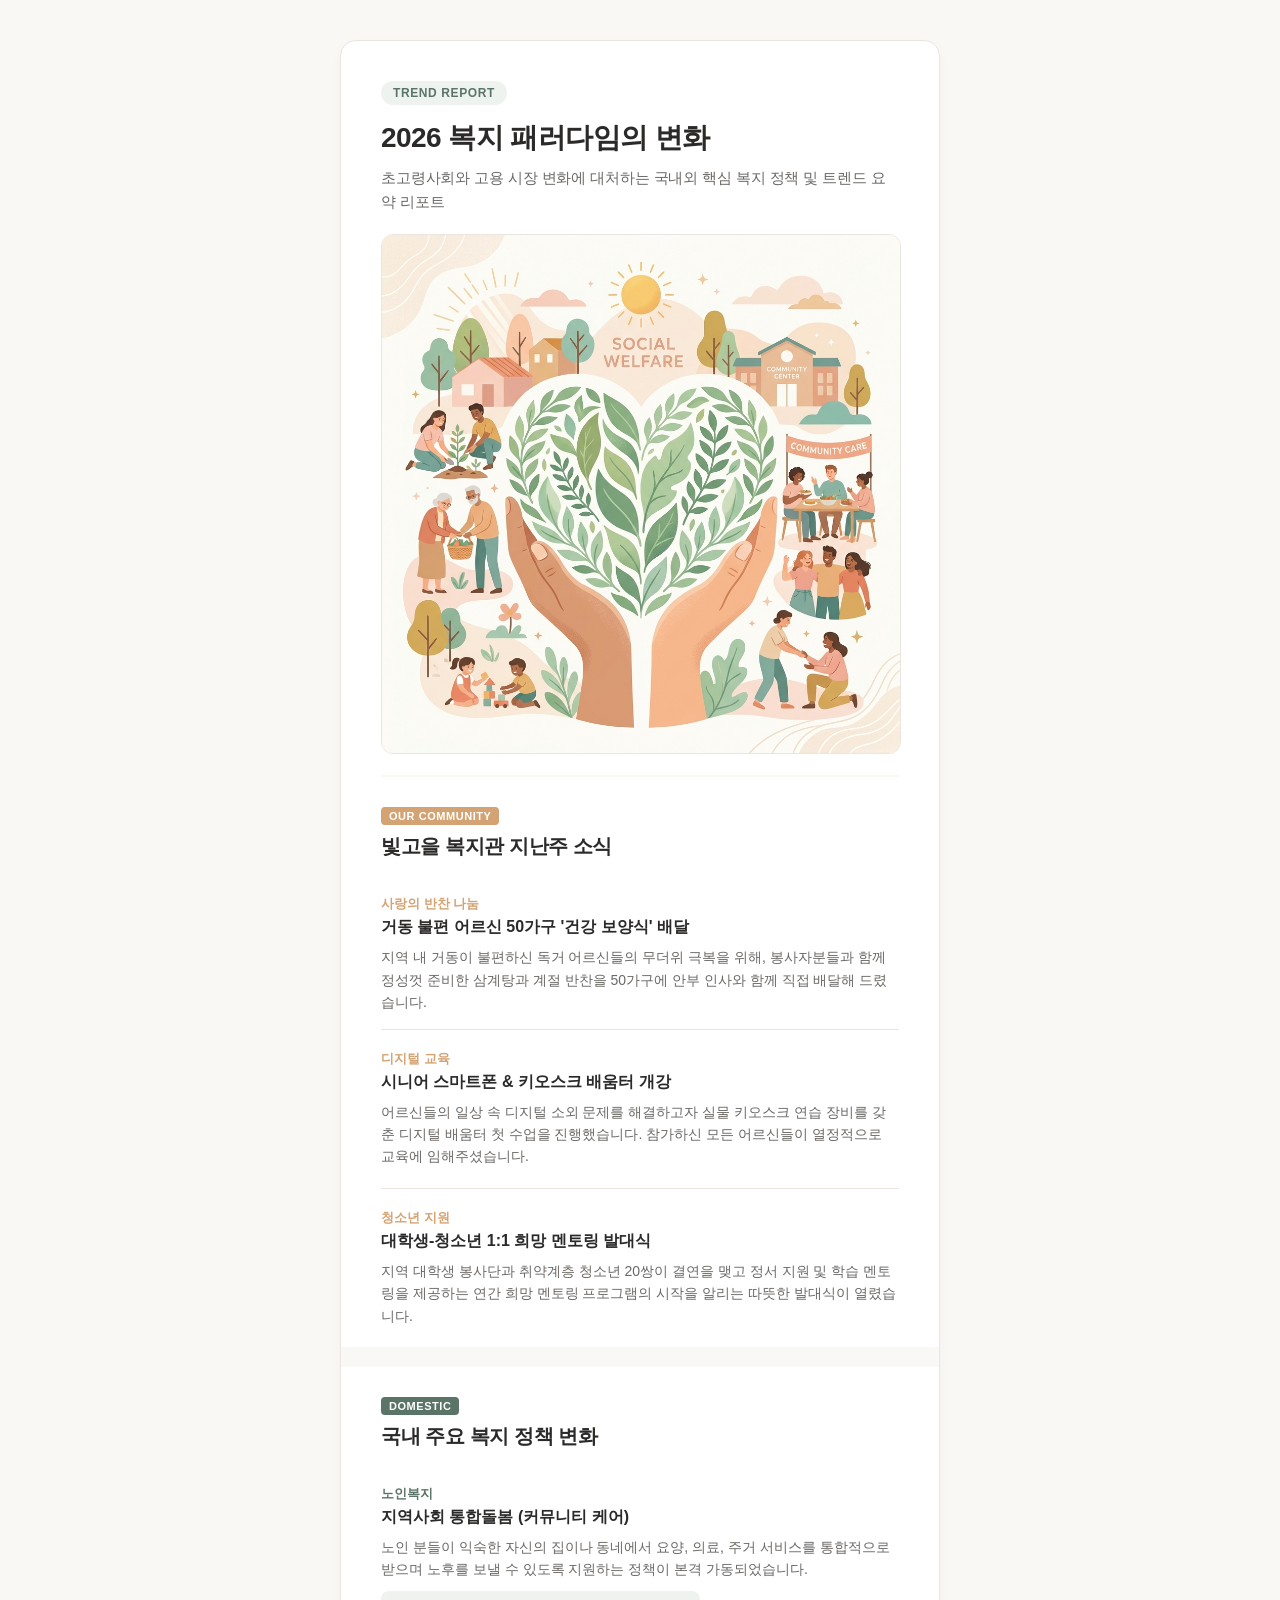
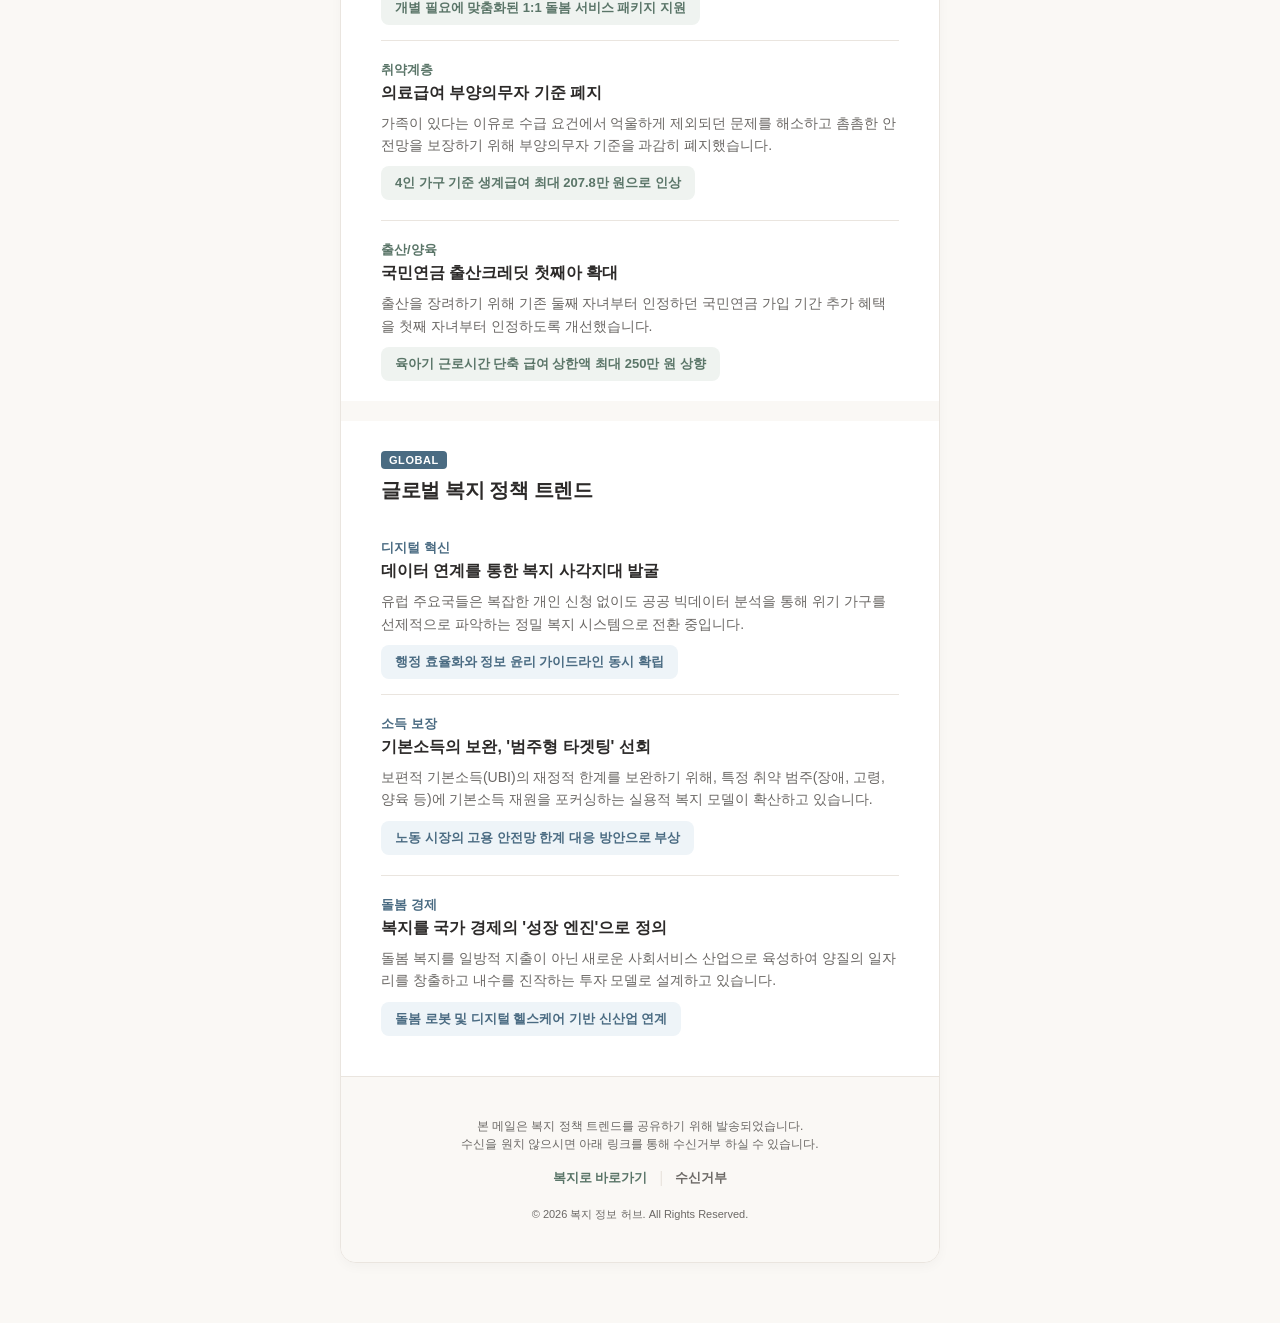
<file: welfare_newsletter.html>
<!DOCTYPE html PUBLIC "-//W3C//DTD XHTML 1.0 Transitional//EN" "http://www.w3.org/TR/xhtml1/DTD/xhtml1-transitional.dtd">
<html xmlns="http://www.w3.org/1999/xhtml" lang="ko">
<head>
    <meta http-equiv="Content-Type" content="text/html; charset=UTF-8" />
    <meta name="viewport" content="width=device-width, initial-scale=1.0" />
    <title>2026 국내외 복지 정책 및 트렌드 동향 뉴스레터</title>
</head>
<body style="margin: 0; padding: 0; background-color: #FAF8F5; font-family: -apple-system, BlinkMacSystemFont, 'Malgun Gothic', '맑은 고딕', helvetica, sans-serif; color: #2C2A29; -webkit-text-size-adjust: 100%; -ms-text-size-adjust: 100%;">
    <table border="0" cellpadding="0" cellspacing="0" width="100%" style="background-color: #FAF8F5; padding: 40px 10px 60px 10px;">
        <tr>
            <td align="center">
                <!-- 뉴스레터 메인 컨테이너 (이메일 클라이언트 표준 600px) -->
                <table border="0" cellpadding="0" cellspacing="0" width="600" style="background-color: #FFFFFF; border: 1px solid #EAE5DF; border-radius: 16px; overflow: hidden; box-shadow: 0 4px 12px rgba(44, 42, 41, 0.03);">
                    
                    <!-- 헤더 영역 -->
                    <tr>
                        <td style="padding: 40px 40px 20px 40px; text-align: left;">
                            <span style="display: inline-block; background-color: #EFF3F0; color: #5A7568; padding: 5px 12px; border-radius: 50px; font-size: 12px; font-weight: bold; letter-spacing: 0.05em; margin-bottom: 15px;">TREND REPORT</span>
                            <h1 style="font-size: 28px; font-weight: 800; line-height: 1.3; color: #2C2A29; margin: 0 0 10px 0; letter-spacing: -0.02em;">2026 복지 패러다임의 변화</h1>
                            <p style="font-size: 15px; line-height: 1.6; color: #6B6865; margin: 0; letter-spacing: -0.01em;">초고령사회와 고용 시장 변화에 대처하는 국내외 핵심 복지 정책 및 트렌드 요약 리포트</p>
                        </td>
                    </tr>

                    <!-- 히어로 이미지 영역 -->
                    <!-- ※ 참고: 이메일 발송 시 이미지 경로는 외부 웹서버에 업로드된 절대경로(예: https://yourdomain.com/welfare_hero.png)여야 수신자가 정상적으로 볼 수 있습니다. -->
                    <tr>
                        <td style="padding: 0 40px 20px 40px;">
                            <img src="./welfare_hero.png" alt="따뜻한 커뮤니티 케어 일러스트" width="520" style="display: block; width: 100%; max-width: 520px; height: auto; border-radius: 12px; border: 1px solid #EAE5DF;" />
                        </td>
                    </tr>

                    <!-- 구분선 -->
                    <tr>
                        <td style="padding: 0 40px;">
                            <table border="0" cellpadding="0" cellspacing="0" width="100%">
                                <tr>
                                    <td style="border-bottom: 2px solid #FAF8F5; height: 1px;"></td>
                                </tr>
                            </table>
                        </td>
                    </tr>

                    <!-- 복지관 소식 섹션 -->
                    <tr>
                        <td style="padding: 30px 40px 10px 40px;">
                            <table border="0" cellpadding="0" cellspacing="0" width="100%">
                                <tr>
                                    <td style="padding-bottom: 20px;">
                                        <table border="0" cellpadding="0" cellspacing="0" style="background-color: #D4A373; border-radius: 4px;">
                                            <tr>
                                                <td style="color: #FFFFFF; font-size: 11px; font-weight: 800; padding: 3px 8px; text-transform: uppercase; letter-spacing: 0.05em;">OUR COMMUNITY</td>
                                            </tr>
                                        </table>
                                        <h2 style="font-size: 20px; font-weight: 800; color: #2C2A29; margin: 8px 0 0 0; letter-spacing: -0.02em;">빛고을 복지관 지난주 소식</h2>
                                    </td>
                                </tr>
                                
                                <!-- 소식 1 -->
                                <tr>
                                    <td style="padding: 15px 0; border-bottom: 1px solid #EAE5DF;">
                                        <table border="0" cellpadding="0" cellspacing="0" width="100%">
                                            <tr>
                                                <td style="font-size: 13px; font-weight: 700; color: #D4A373; padding-bottom: 4px;">사랑의 반찬 나눔</td>
                                            </tr>
                                            <tr>
                                                <td style="font-size: 16px; font-weight: 800; color: #2C2A29; padding-bottom: 8px;">거동 불편 어르신 50가구 '건강 보양식' 배달</td>
                                            </tr>
                                            <tr>
                                                <td style="font-size: 14px; line-height: 1.6; color: #6B6865;">
                                                    지역 내 거동이 불편하신 독거 어르신들의 무더위 극복을 위해, 봉사자분들과 함께 정성껏 준비한 삼계탕과 계절 반찬을 50가구에 안부 인사와 함께 직접 배달해 드렸습니다.
                                                </td>
                                            </tr>
                                        </table>
                                    </td>
                                </tr>

                                <!-- 소식 2 -->
                                <tr>
                                    <td style="padding: 20px 0; border-bottom: 1px solid #EAE5DF;">
                                        <table border="0" cellpadding="0" cellspacing="0" width="100%">
                                            <tr>
                                                <td style="font-size: 13px; font-weight: 700; color: #D4A373; padding-bottom: 4px;">디지털 교육</td>
                                            </tr>
                                            <tr>
                                                <td style="font-size: 16px; font-weight: 800; color: #2C2A29; padding-bottom: 8px;">시니어 스마트폰 & 키오스크 배움터 개강</td>
                                            </tr>
                                            <tr>
                                                <td style="font-size: 14px; line-height: 1.6; color: #6B6865;">
                                                    어르신들의 일상 속 디지털 소외 문제를 해결하고자 실물 키오스크 연습 장비를 갖춘 디지털 배움터 첫 수업을 진행했습니다. 참가하신 모든 어르신들이 열정적으로 교육에 임해주셨습니다.
                                                </td>
                                            </tr>
                                        </table>
                                    </td>
                                </tr>

                                <!-- 소식 3 -->
                                <tr>
                                    <td style="padding: 20px 0 10px 0;">
                                        <table border="0" cellpadding="0" cellspacing="0" width="100%">
                                            <tr>
                                                <td style="font-size: 13px; font-weight: 700; color: #D4A373; padding-bottom: 4px;">청소년 지원</td>
                                            </tr>
                                            <tr>
                                                <td style="font-size: 16px; font-weight: 800; color: #2C2A29; padding-bottom: 8px;">대학생-청소년 1:1 희망 멘토링 발대식</td>
                                            </tr>
                                            <tr>
                                                <td style="font-size: 14px; line-height: 1.6; color: #6B6865;">
                                                    지역 대학생 봉사단과 취약계층 청소년 20쌍이 결연을 맺고 정서 지원 및 학습 멘토링을 제공하는 연간 희망 멘토링 프로그램의 시작을 알리는 따뜻한 발대식이 열렸습니다.
                                                </td>
                                            </tr>
                                        </table>
                                    </td>
                                </tr>
                            </table>
                        </td>
                    </tr>

                    <!-- 배경 분리 컬러 블록 (국내 섹션 전환용) -->
                    <tr>
                        <td style="height: 20px; background-color: #FAF8F5;"></td>
                    </tr>

                    <!-- 국내 복지 섹션 -->
                    <tr>
                        <td style="padding: 30px 40px 10px 40px;">
                            <table border="0" cellpadding="0" cellspacing="0" width="100%">
                                <tr>
                                    <td style="padding-bottom: 20px;">
                                        <table border="0" cellpadding="0" cellspacing="0" style="background-color: #5A7568; border-radius: 4px;">
                                            <tr>
                                                <td style="color: #FFFFFF; font-size: 11px; font-weight: 800; padding: 3px 8px; text-transform: uppercase; letter-spacing: 0.05em;">DOMESTIC</td>
                                            </tr>
                                        </table>
                                        <h2 style="font-size: 20px; font-weight: 800; color: #2C2A29; margin: 8px 0 0 0; letter-spacing: -0.02em;">국내 주요 복지 정책 변화</h2>
                                    </td>
                                </tr>
                                
                                <!-- 국내 정책 1 -->
                                <tr>
                                    <td style="padding: 15px 0; border-bottom: 1px solid #EAE5DF;">
                                        <table border="0" cellpadding="0" cellspacing="0" width="100%">
                                            <tr>
                                                <td style="font-size: 13px; font-weight: 700; color: #5A7568; padding-bottom: 4px;">노인복지</td>
                                            </tr>
                                            <tr>
                                                <td style="font-size: 16px; font-weight: 800; color: #2C2A29; padding-bottom: 8px;">지역사회 통합돌봄 (커뮤니티 케어)</td>
                                            </tr>
                                            <tr>
                                                <td style="font-size: 14px; line-height: 1.6; color: #6B6865; padding-bottom: 10px;">
                                                    노인 분들이 익숙한 자신의 집이나 동네에서 요양, 의료, 주거 서비스를 통합적으로 받으며 노후를 보낼 수 있도록 지원하는 정책이 본격 가동되었습니다.
                                                </td>
                                            </tr>
                                            <tr>
                                                <td>
                                                    <table border="0" cellpadding="0" cellspacing="0" style="background-color: #EFF3F0; border-radius: 8px;">
                                                        <tr>
                                                            <td style="font-size: 13px; font-weight: 600; color: #5A7568; padding: 8px 14px;">개별 필요에 맞춤화된 1:1 돌봄 서비스 패키지 지원</td>
                                                        </tr>
                                                    </table>
                                                </td>
                                            </tr>
                                        </table>
                                    </td>
                                </tr>

                                <!-- 국내 정책 2 -->
                                <tr>
                                    <td style="padding: 20px 0; border-bottom: 1px solid #EAE5DF;">
                                        <table border="0" cellpadding="0" cellspacing="0" width="100%">
                                            <tr>
                                                <td style="font-size: 13px; font-weight: 700; color: #5A7568; padding-bottom: 4px;">취약계층</td>
                                            </tr>
                                            <tr>
                                                <td style="font-size: 16px; font-weight: 800; color: #2C2A29; padding-bottom: 8px;">의료급여 부양의무자 기준 폐지</td>
                                            </tr>
                                            <tr>
                                                <td style="font-size: 14px; line-height: 1.6; color: #6B6865; padding-bottom: 10px;">
                                                    가족이 있다는 이유로 수급 요건에서 억울하게 제외되던 문제를 해소하고 촘촘한 안전망을 보장하기 위해 부양의무자 기준을 과감히 폐지했습니다.
                                                </td>
                                            </tr>
                                            <tr>
                                                <td>
                                                    <table border="0" cellpadding="0" cellspacing="0" style="background-color: #EFF3F0; border-radius: 8px;">
                                                        <tr>
                                                            <td style="font-size: 13px; font-weight: 600; color: #5A7568; padding: 8px 14px;">4인 가구 기준 생계급여 최대 207.8만 원으로 인상</td>
                                                        </tr>
                                                    </table>
                                                </td>
                                            </tr>
                                        </table>
                                    </td>
                                </tr>

                                <!-- 국내 정책 3 -->
                                <tr>
                                    <td style="padding: 20px 0 10px 0;">
                                        <table border="0" cellpadding="0" cellspacing="0" width="100%">
                                            <tr>
                                                <td style="font-size: 13px; font-weight: 700; color: #5A7568; padding-bottom: 4px;">출산/양육</td>
                                            </tr>
                                            <tr>
                                                <td style="font-size: 16px; font-weight: 800; color: #2C2A29; padding-bottom: 8px;">국민연금 출산크레딧 첫째아 확대</td>
                                            </tr>
                                            <tr>
                                                <td style="font-size: 14px; line-height: 1.6; color: #6B6865; padding-bottom: 10px;">
                                                    출산을 장려하기 위해 기존 둘째 자녀부터 인정하던 국민연금 가입 기간 추가 혜택을 첫째 자녀부터 인정하도록 개선했습니다.
                                                </td>
                                            </tr>
                                            <tr>
                                                <td>
                                                    <table border="0" cellpadding="0" cellspacing="0" style="background-color: #EFF3F0; border-radius: 8px;">
                                                        <tr>
                                                            <td style="font-size: 13px; font-weight: 600; color: #5A7568; padding: 8px 14px;">육아기 근로시간 단축 급여 상한액 최대 250만 원 상향</td>
                                                        </tr>
                                                    </table>
                                                </td>
                                            </tr>
                                        </table>
                                    </td>
                                </tr>
                            </table>
                        </td>
                    </tr>

                    <!-- 배경 분리 컬러 블록 (글로벌 섹션 전환용) -->
                    <tr>
                        <td style="height: 20px; background-color: #FAF8F5;"></td>
                    </tr>

                    <!-- 국외 복지 섹션 -->
                    <tr>
                        <td style="padding: 30px 40px 30px 40px; background-color: #FFFFFF;">
                            <table border="0" cellpadding="0" cellspacing="0" width="100%">
                                <tr>
                                    <td style="padding-bottom: 20px;">
                                        <table border="0" cellpadding="0" cellspacing="0" style="background-color: #4A6B82; border-radius: 4px;">
                                            <tr>
                                                <td style="color: #FFFFFF; font-size: 11px; font-weight: 800; padding: 3px 8px; text-transform: uppercase; letter-spacing: 0.05em;">GLOBAL</td>
                                            </tr>
                                        </table>
                                        <h2 style="font-size: 20px; font-weight: 800; color: #2C2A29; margin: 8px 0 0 0; letter-spacing: -0.02em;">글로벌 복지 정책 트렌드</h2>
                                    </td>
                                </tr>

                                <!-- 글로벌 1 -->
                                <tr>
                                    <td style="padding: 15px 0; border-bottom: 1px solid #EAE5DF;">
                                        <table border="0" cellpadding="0" cellspacing="0" width="100%">
                                            <tr>
                                                <td style="font-size: 13px; font-weight: 700; color: #4A6B82; padding-bottom: 4px;">디지털 혁신</td>
                                            </tr>
                                            <tr>
                                                <td style="font-size: 16px; font-weight: 800; color: #2C2A29; padding-bottom: 8px;">데이터 연계를 통한 복지 사각지대 발굴</td>
                                            </tr>
                                            <tr>
                                                <td style="font-size: 14px; line-height: 1.6; color: #6B6865; padding-bottom: 10px;">
                                                    유럽 주요국들은 복잡한 개인 신청 없이도 공공 빅데이터 분석을 통해 위기 가구를 선제적으로 파악하는 정밀 복지 시스템으로 전환 중입니다.
                                                </td>
                                            </tr>
                                            <tr>
                                                <td>
                                                    <table border="0" cellpadding="0" cellspacing="0" style="background-color: #EEF4F8; border-radius: 8px;">
                                                        <tr>
                                                            <td style="font-size: 13px; font-weight: 600; color: #4A6B82; padding: 8px 14px;">행정 효율화와 정보 윤리 가이드라인 동시 확립</td>
                                                        </tr>
                                                    </table>
                                                </td>
                                            </tr>
                                        </table>
                                    </td>
                                </tr>

                                <!-- 글로벌 2 -->
                                <tr>
                                    <td style="padding: 20px 0; border-bottom: 1px solid #EAE5DF;">
                                        <table border="0" cellpadding="0" cellspacing="0" width="100%">
                                            <tr>
                                                <td style="font-size: 13px; font-weight: 700; color: #4A6B82; padding-bottom: 4px;">소득 보장</td>
                                            </tr>
                                            <tr>
                                                <td style="font-size: 16px; font-weight: 800; color: #2C2A29; padding-bottom: 8px;">기본소득의 보완, '범주형 타겟팅' 선회</td>
                                            </tr>
                                            <tr>
                                                <td style="font-size: 14px; line-height: 1.6; color: #6B6865; padding-bottom: 10px;">
                                                    보편적 기본소득(UBI)의 재정적 한계를 보완하기 위해, 특정 취약 범주(장애, 고령, 양육 등)에 기본소득 재원을 포커싱하는 실용적 복지 모델이 확산하고 있습니다.
                                                </td>
                                            </tr>
                                            <tr>
                                                <td>
                                                    <table border="0" cellpadding="0" cellspacing="0" style="background-color: #EEF4F8; border-radius: 8px;">
                                                        <tr>
                                                            <td style="font-size: 13px; font-weight: 600; color: #4A6B82; padding: 8px 14px;">노동 시장의 고용 안전망 한계 대응 방안으로 부상</td>
                                                        </tr>
                                                    </table>
                                                </td>
                                            </tr>
                                        </table>
                                    </td>
                                </tr>

                                <!-- 글로벌 3 -->
                                <tr>
                                    <td style="padding: 20px 0 10px 0;">
                                        <table border="0" cellpadding="0" cellspacing="0" width="100%">
                                            <tr>
                                                <td style="font-size: 13px; font-weight: 700; color: #4A6B82; padding-bottom: 4px;">돌봄 경제</td>
                                            </tr>
                                            <tr>
                                                <td style="font-size: 16px; font-weight: 800; color: #2C2A29; padding-bottom: 8px;">복지를 국가 경제의 '성장 엔진'으로 정의</td>
                                            </tr>
                                            <tr>
                                                <td style="font-size: 14px; line-height: 1.6; color: #6B6865; padding-bottom: 10px;">
                                                    돌봄 복지를 일방적 지출이 아닌 새로운 사회서비스 산업으로 육성하여 양질의 일자리를 창출하고 내수를 진작하는 투자 모델로 설계하고 있습니다.
                                                </td>
                                            </tr>
                                            <tr>
                                                <td>
                                                    <table border="0" cellpadding="0" cellspacing="0" style="background-color: #EEF4F8; border-radius: 8px;">
                                                        <tr>
                                                            <td style="font-size: 13px; font-weight: 600; color: #4A6B82; padding: 8px 14px;">돌봄 로봇 및 디지털 헬스케어 기반 신산업 연계</td>
                                                        </tr>
                                                    </table>
                                                </td>
                                            </tr>
                                        </table>
                                    </td>
                                </tr>
                            </table>
                        </td>
                    </tr>

                    <!-- 푸터 영역 -->
                    <tr>
                        <td style="padding: 40px 40px; background-color: #FAF8F5; border-top: 1px solid #EAE5DF; text-align: center;">
                            <p style="font-size: 12px; color: #6B6865; margin: 0 0 12px 0; line-height: 1.5;">
                                본 메일은 복지 정책 트렌드를 공유하기 위해 발송되었습니다.<br />
                                수신을 원치 않으시면 아래 링크를 통해 수신거부 하실 수 있습니다.
                            </p>
                            <table border="0" cellpadding="0" cellspacing="0" align="center" style="margin-top: 16px;">
                                <tr>
                                    <td>
                                        <a href="https://www.bokjiro.go.kr" target="_blank" rel="noopener noreferrer" style="font-size: 13px; font-weight: bold; color: #5A7568; text-decoration: none;">복지로 바로가기</a>
                                    </td>
                                    <td style="padding: 0 12px; color: #EAE5DF;">|</td>
                                    <td>
                                        <a href="#" style="font-size: 13px; font-weight: bold; color: #6B6865; text-decoration: none;">수신거부</a>
                                    </td>
                                </tr>
                            </table>
                            <p style="font-size: 11px; color: #6B6865; margin: 20px 0 0 0;">© 2026 복지 정보 허브. All Rights Reserved.</p>
                        </td>
                    </tr>
                </table>
            </td>
        </tr>
    </table>
</body>
</html>
</file>
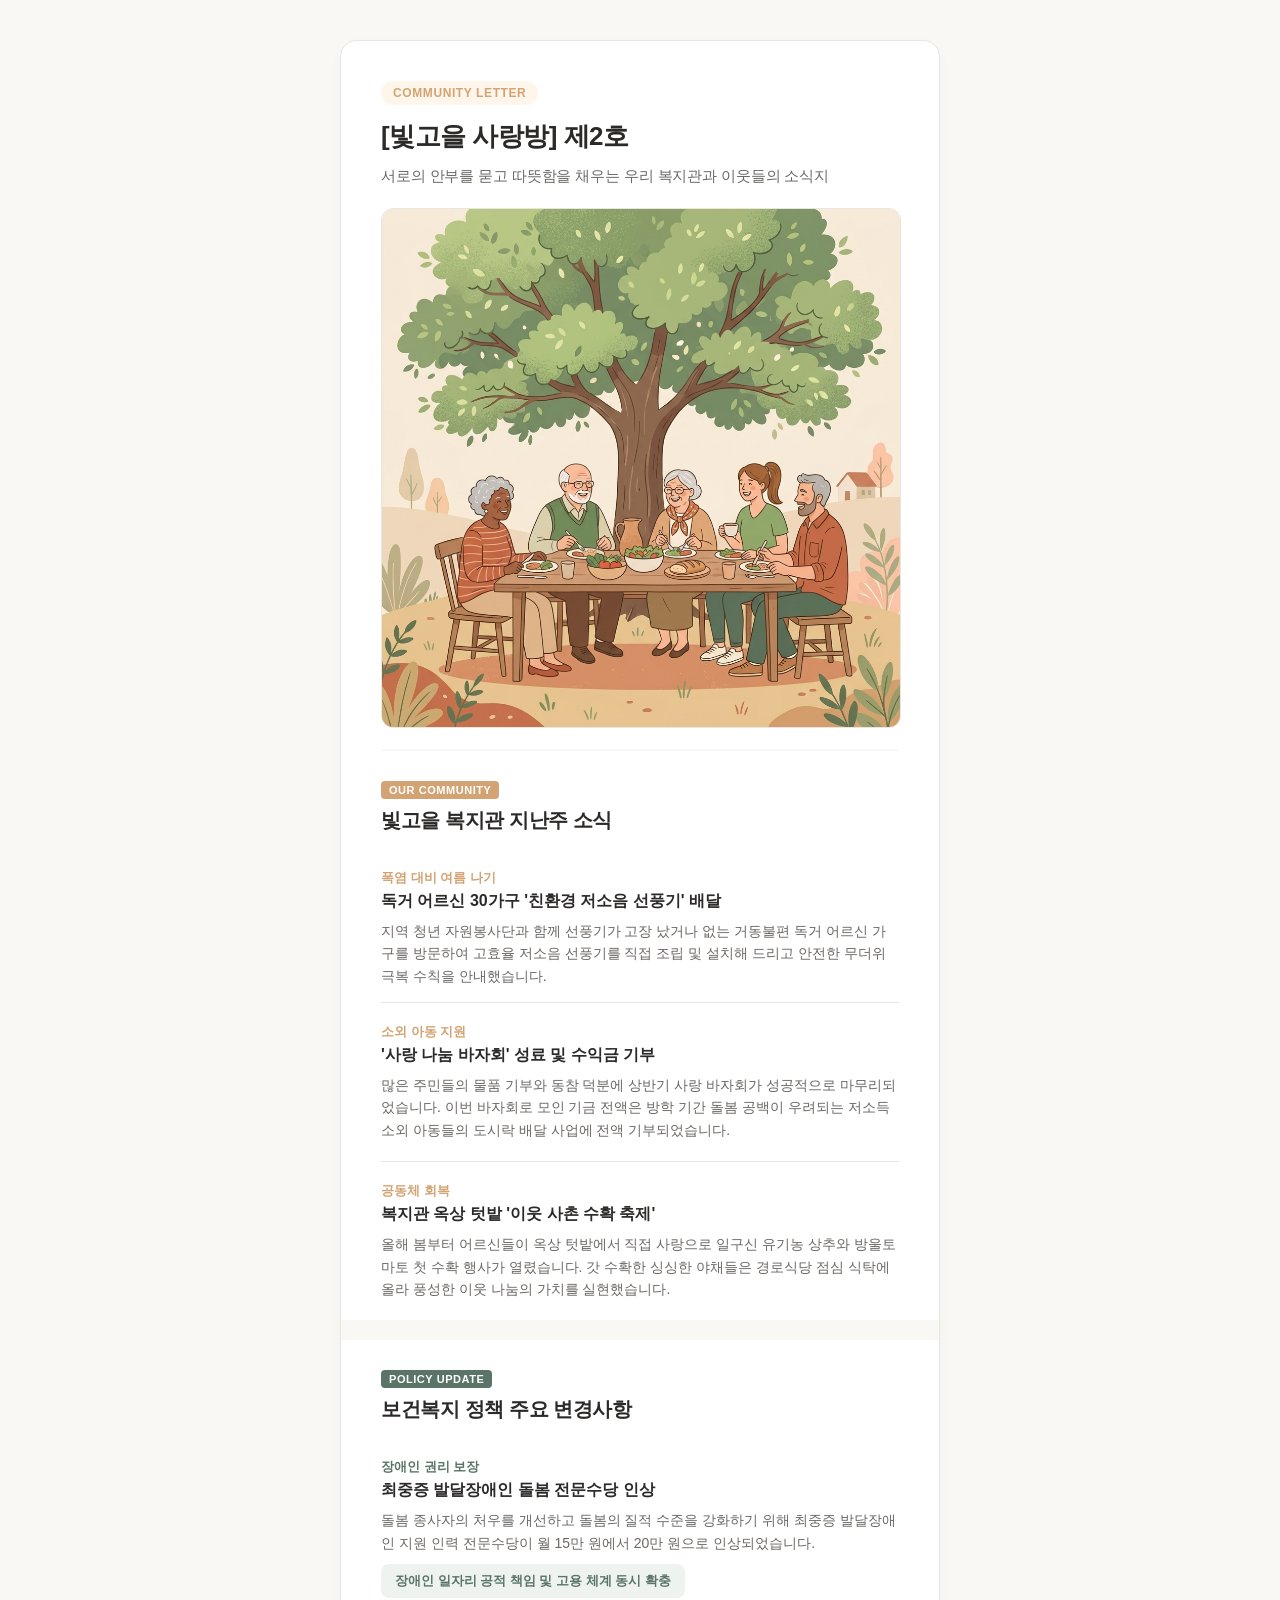
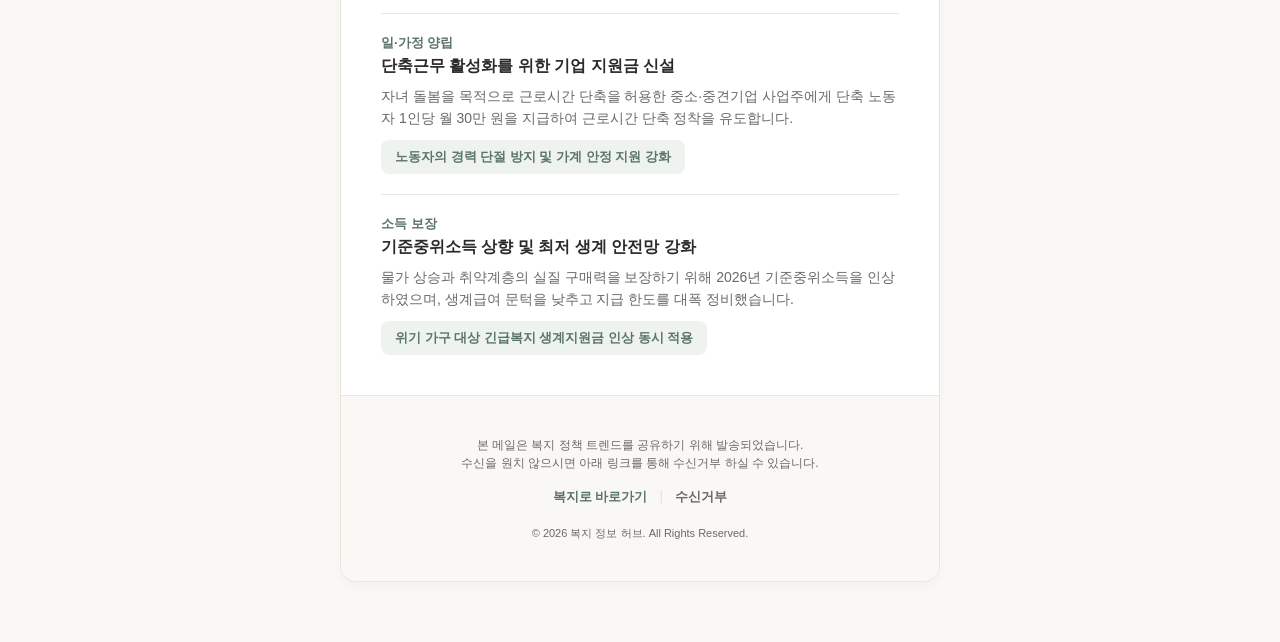
<file: welfare_newsletter_v2.html>
<!DOCTYPE html PUBLIC "-//W3C//DTD XHTML 1.0 Transitional//EN" "http://www.w3.org/TR/xhtml1/DTD/xhtml1-transitional.dtd">
<html xmlns="http://www.w3.org/1999/xhtml" lang="ko">
<head>
    <meta http-equiv="Content-Type" content="text/html; charset=UTF-8" />
    <meta name="viewport" content="width=device-width, initial-scale=1.0" />
    <title>[빛고을 사랑방] 제2호 - 함께 짓는 따뜻한 미소</title>
</head>
<body style="margin: 0; padding: 0; background-color: #FAF8F5; font-family: -apple-system, BlinkMacSystemFont, 'Malgun Gothic', '맑은 고딕', helvetica, sans-serif; color: #2C2A29; -webkit-text-size-adjust: 100%; -ms-text-size-adjust: 100%;">
    <table border="0" cellpadding="0" cellspacing="0" width="100%" style="background-color: #FAF8F5; padding: 40px 10px 60px 10px;">
        <tr>
            <td align="center">
                <!-- 뉴스레터 메인 컨테이너 (이메일 클라이언트 표준 600px) -->
                <table border="0" cellpadding="0" cellspacing="0" width="600" style="background-color: #FFFFFF; border: 1px solid #EAE5DF; border-radius: 16px; overflow: hidden; box-shadow: 0 4px 12px rgba(44, 42, 41, 0.03);">
                    
                    <!-- 헤더 영역 -->
                    <tr>
                        <td style="padding: 40px 40px 20px 40px; text-align: left;">
                            <span style="display: inline-block; background-color: #FEF6EB; color: #D4A373; padding: 5px 12px; border-radius: 50px; font-size: 12px; font-weight: bold; letter-spacing: 0.05em; margin-bottom: 15px;">COMMUNITY LETTER</span>
                            <h1 style="font-size: 26px; font-weight: 800; line-height: 1.3; color: #2C2A29; margin: 0 0 10px 0; letter-spacing: -0.02em;">[빛고을 사랑방] 제2호</h1>
                            <p style="font-size: 15px; line-height: 1.6; color: #6B6865; margin: 0; letter-spacing: -0.01em;">서로의 안부를 묻고 따뜻함을 채우는 우리 복지관과 이웃들의 소식지</p>
                        </td>
                    </tr>

                    <!-- 히어로 이미지 영역 -->
                    <tr>
                        <td style="padding: 0 40px 20px 40px;">
                            <img src="./welfare_hero_v2.png" alt="이웃과 따뜻한 식사를 나누는 모습 일러스트" width="520" style="display: block; width: 100%; max-width: 520px; height: auto; border-radius: 12px; border: 1px solid #EAE5DF;" />
                        </td>
                    </tr>

                    <!-- 구분선 -->
                    <tr>
                        <td style="padding: 0 40px;">
                            <table border="0" cellpadding="0" cellspacing="0" width="100%">
                                <tr>
                                    <td style="border-bottom: 2px solid #FAF8F5; height: 1px;"></td>
                                </tr>
                            </table>
                        </td>
                    </tr>

                    <!-- 복지관 소식 섹션 -->
                    <tr>
                        <td style="padding: 30px 40px 10px 40px;">
                            <table border="0" cellpadding="0" cellspacing="0" width="100%">
                                <tr>
                                    <td style="padding-bottom: 20px;">
                                        <table border="0" cellpadding="0" cellspacing="0" style="background-color: #D4A373; border-radius: 4px;">
                                            <tr>
                                                <td style="color: #FFFFFF; font-size: 11px; font-weight: 800; padding: 3px 8px; text-transform: uppercase; letter-spacing: 0.05em;">OUR COMMUNITY</td>
                                            </tr>
                                        </table>
                                        <h2 style="font-size: 20px; font-weight: 800; color: #2C2A29; margin: 8px 0 0 0; letter-spacing: -0.02em;">빛고을 복지관 지난주 소식</h2>
                                    </td>
                                </tr>
                                
                                <!-- 소식 1 -->
                                <tr>
                                    <td style="padding: 15px 0; border-bottom: 1px solid #EAE5DF;">
                                        <table border="0" cellpadding="0" cellspacing="0" width="100%">
                                            <tr>
                                                <td style="font-size: 13px; font-weight: 700; color: #D4A373; padding-bottom: 4px;">폭염 대비 여름 나기</td>
                                            </tr>
                                            <tr>
                                                <td style="font-size: 16px; font-weight: 800; color: #2C2A29; padding-bottom: 8px;">독거 어르신 30가구 '친환경 저소음 선풍기' 배달</td>
                                            </tr>
                                            <tr>
                                                <td style="font-size: 14px; line-height: 1.6; color: #6B6865;">
                                                    지역 청년 자원봉사단과 함께 선풍기가 고장 났거나 없는 거동불편 독거 어르신 가구를 방문하여 고효율 저소음 선풍기를 직접 조립 및 설치해 드리고 안전한 무더위 극복 수칙을 안내했습니다.
                                                </td>
                                            </tr>
                                        </table>
                                    </td>
                                </tr>

                                <!-- 소식 2 -->
                                <tr>
                                    <td style="padding: 20px 0; border-bottom: 1px solid #EAE5DF;">
                                        <table border="0" cellpadding="0" cellspacing="0" width="100%">
                                            <tr>
                                                <td style="font-size: 13px; font-weight: 700; color: #D4A373; padding-bottom: 4px;">소외 아동 지원</td>
                                            </tr>
                                            <tr>
                                                <td style="font-size: 16px; font-weight: 800; color: #2C2A29; padding-bottom: 8px;">'사랑 나눔 바자회' 성료 및 수익금 기부</td>
                                            </tr>
                                            <tr>
                                                <td style="font-size: 14px; line-height: 1.6; color: #6B6865;">
                                                    많은 주민들의 물품 기부와 동참 덕분에 상반기 사랑 바자회가 성공적으로 마무리되었습니다. 이번 바자회로 모인 기금 전액은 방학 기간 돌봄 공백이 우려되는 저소득 소외 아동들의 도시락 배달 사업에 전액 기부되었습니다.
                                                </td>
                                            </tr>
                                        </table>
                                    </td>
                                </tr>

                                <!-- 소식 3 -->
                                <tr>
                                    <td style="padding: 20px 0 10px 0;">
                                        <table border="0" cellpadding="0" cellspacing="0" width="100%">
                                            <tr>
                                                <td style="font-size: 13px; font-weight: 700; color: #D4A373; padding-bottom: 4px;">공동체 회복</td>
                                            </tr>
                                            <tr>
                                                <td style="font-size: 16px; font-weight: 800; color: #2C2A29; padding-bottom: 8px;">복지관 옥상 텃밭 '이웃 사촌 수확 축제'</td>
                                            </tr>
                                            <tr>
                                                <td style="font-size: 14px; line-height: 1.6; color: #6B6865;">
                                                    올해 봄부터 어르신들이 옥상 텃밭에서 직접 사랑으로 일구신 유기농 상추와 방울토마토 첫 수확 행사가 열렸습니다. 갓 수확한 싱싱한 야채들은 경로식당 점심 식탁에 올라 풍성한 이웃 나눔의 가치를 실현했습니다.
                                                </td>
                                            </tr>
                                        </table>
                                    </td>
                                </tr>
                            </table>
                        </td>
                    </tr>

                    <!-- 배경 분리 컬러 블록 (국내 섹션 전환용) -->
                    <tr>
                        <td style="height: 20px; background-color: #FAF8F5;"></td>
                    </tr>

                    <!-- 국내 복지 섹션 -->
                    <tr>
                        <td style="padding: 30px 40px 30px 40px; background-color: #FFFFFF;">
                            <table border="0" cellpadding="0" cellspacing="0" width="100%">
                                <tr>
                                    <td style="padding-bottom: 20px;">
                                        <table border="0" cellpadding="0" cellspacing="0" style="background-color: #5A7568; border-radius: 4px;">
                                            <tr>
                                                <td style="color: #FFFFFF; font-size: 11px; font-weight: 800; padding: 3px 8px; text-transform: uppercase; letter-spacing: 0.05em;">POLICY UPDATE</td>
                                            </tr>
                                        </table>
                                        <h2 style="font-size: 20px; font-weight: 800; color: #2C2A29; margin: 8px 0 0 0; letter-spacing: -0.02em;">보건복지 정책 주요 변경사항</h2>
                                    </td>
                                </tr>

                                <!-- 정책 1 -->
                                <tr>
                                    <td style="padding: 15px 0; border-bottom: 1px solid #EAE5DF;">
                                        <table border="0" cellpadding="0" cellspacing="0" width="100%">
                                            <tr>
                                                <td style="font-size: 13px; font-weight: 700; color: #5A7568; padding-bottom: 4px;">장애인 권리 보장</td>
                                            </tr>
                                            <tr>
                                                <td style="font-size: 16px; font-weight: 800; color: #2C2A29; padding-bottom: 8px;">최중증 발달장애인 돌봄 전문수당 인상</td>
                                            </tr>
                                            <tr>
                                                <td style="font-size: 14px; line-height: 1.6; color: #6B6865; padding-bottom: 10px;">
                                                    돌봄 종사자의 처우를 개선하고 돌봄의 질적 수준을 강화하기 위해 최중증 발달장애인 지원 인력 전문수당이 월 15만 원에서 20만 원으로 인상되었습니다.
                                                </td>
                                            </tr>
                                            <tr>
                                                <td>
                                                    <table border="0" cellpadding="0" cellspacing="0" style="background-color: #EFF3F0; border-radius: 8px;">
                                                        <tr>
                                                            <td style="font-size: 13px; font-weight: 600; color: #5A7568; padding: 8px 14px;">장애인 일자리 공적 책임 및 고용 체계 동시 확충</td>
                                                        </tr>
                                                    </table>
                                                </td>
                                            </tr>
                                        </table>
                                    </td>
                                </tr>

                                <!-- 정책 2 -->
                                <tr>
                                    <td style="padding: 20px 0; border-bottom: 1px solid #EAE5DF;">
                                        <table border="0" cellpadding="0" cellspacing="0" width="100%">
                                            <tr>
                                                <td style="font-size: 13px; font-weight: 700; color: #5A7568; padding-bottom: 4px;">일·가정 양립</td>
                                            </tr>
                                            <tr>
                                                <td style="font-size: 16px; font-weight: 800; color: #2C2A29; padding-bottom: 8px;">단축근무 활성화를 위한 기업 지원금 신설</td>
                                            </tr>
                                            <tr>
                                                <td style="font-size: 14px; line-height: 1.6; color: #6B6865; padding-bottom: 10px;">
                                                    자녀 돌봄을 목적으로 근로시간 단축을 허용한 중소·중견기업 사업주에게 단축 노동자 1인당 월 30만 원을 지급하여 근로시간 단축 정착을 유도합니다.
                                                </td>
                                            </tr>
                                            <tr>
                                                <td>
                                                    <table border="0" cellpadding="0" cellspacing="0" style="background-color: #EFF3F0; border-radius: 8px;">
                                                        <tr>
                                                            <td style="font-size: 13px; font-weight: 600; color: #5A7568; padding: 8px 14px;">노동자의 경력 단절 방지 및 가계 안정 지원 강화</td>
                                                        </tr>
                                                    </table>
                                                </td>
                                            </tr>
                                        </table>
                                    </td>
                                </tr>

                                <!-- 정책 3 -->
                                <tr>
                                    <td style="padding: 20px 0 10px 0;">
                                        <table border="0" cellpadding="0" cellspacing="0" width="100%">
                                            <tr>
                                                <td style="font-size: 13px; font-weight: 700; color: #5A7568; padding-bottom: 4px;">소득 보장</td>
                                            </tr>
                                            <tr>
                                                <td style="font-size: 16px; font-weight: 800; color: #2C2A29; padding-bottom: 8px;">기준중위소득 상향 및 최저 생계 안전망 강화</td>
                                            </tr>
                                            <tr>
                                                <td style="font-size: 14px; line-height: 1.6; color: #6B6865; padding-bottom: 10px;">
                                                    물가 상승과 취약계층의 실질 구매력을 보장하기 위해 2026년 기준중위소득을 인상하였으며, 생계급여 문턱을 낮추고 지급 한도를 대폭 정비했습니다.
                                                </td>
                                            </tr>
                                            <tr>
                                                <td>
                                                    <table border="0" cellpadding="0" cellspacing="0" style="background-color: #EFF3F0; border-radius: 8px;">
                                                        <tr>
                                                            <td style="font-size: 13px; font-weight: 600; color: #5A7568; padding: 8px 14px;">위기 가구 대상 긴급복지 생계지원금 인상 동시 적용</td>
                                                        </tr>
                                                    </table>
                                                </td>
                                            </tr>
                                        </table>
                                    </td>
                                </tr>
                            </table>
                        </td>
                    </tr>

                    <!-- 푸터 영역 -->
                    <tr>
                        <td style="padding: 40px 40px; background-color: #FAF8F5; border-top: 1px solid #EAE5DF; text-align: center;">
                            <p style="font-size: 12px; color: #6B6865; margin: 0 0 12px 0; line-height: 1.5;">
                                본 메일은 복지 정책 트렌드를 공유하기 위해 발송되었습니다.<br />
                                수신을 원치 않으시면 아래 링크를 통해 수신거부 하실 수 있습니다.
                            </p>
                            <table border="0" cellpadding="0" cellspacing="0" align="center" style="margin-top: 16px;">
                                <tr>
                                    <td>
                                        <a href="https://www.bokjiro.go.kr" target="_blank" rel="noopener noreferrer" style="font-size: 13px; font-weight: bold; color: #5A7568; text-decoration: none;">복지로 바로가기</a>
                                    </td>
                                    <td style="padding: 0 12px; color: #EAE5DF;">|</td>
                                    <td>
                                        <a href="#" style="font-size: 13px; font-weight: bold; color: #6B6865; text-decoration: none;">수신거부</a>
                                    </td>
                                </tr>
                            </table>
                            <p style="font-size: 11px; color: #6B6865; margin: 20px 0 0 0;">© 2026 복지 정보 허브. All Rights Reserved.</p>
                        </td>
                    </tr>
                </table>
            </td>
        </tr>
    </table>
</body>
</html>
</file>
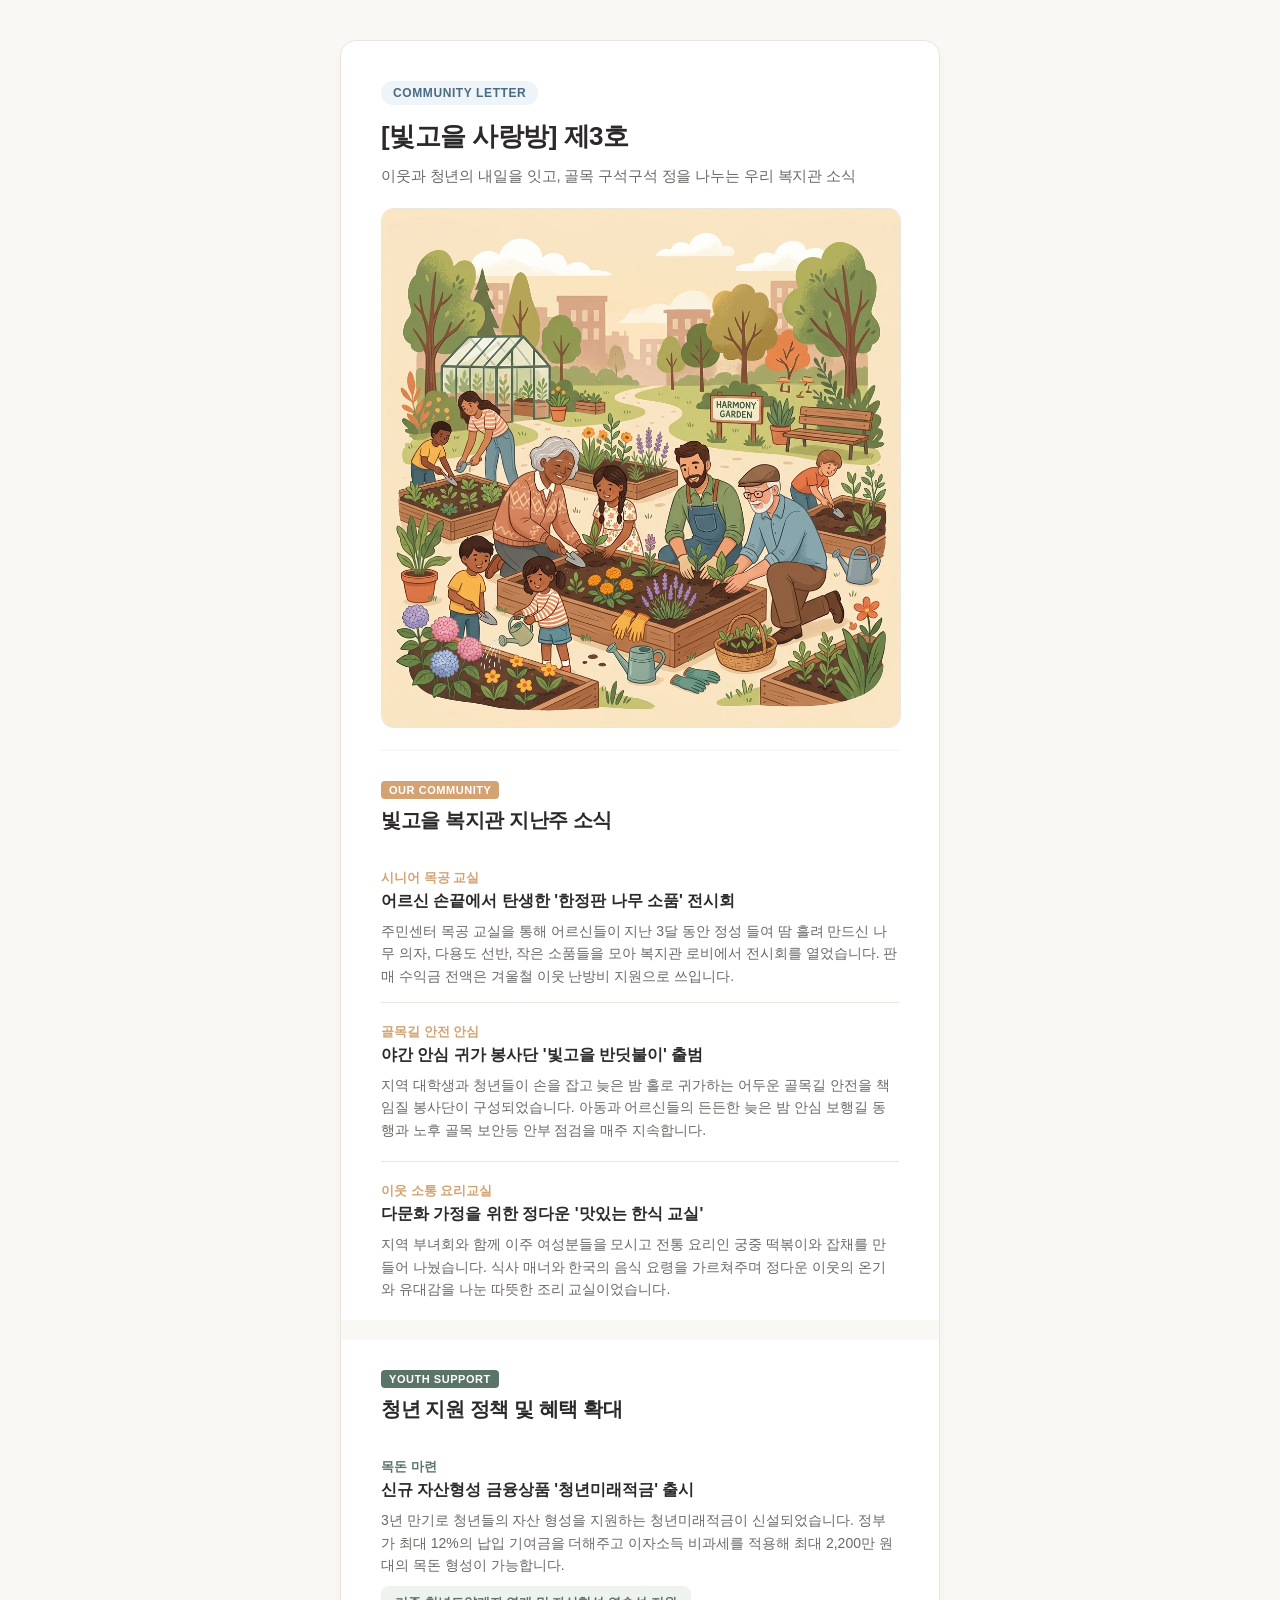
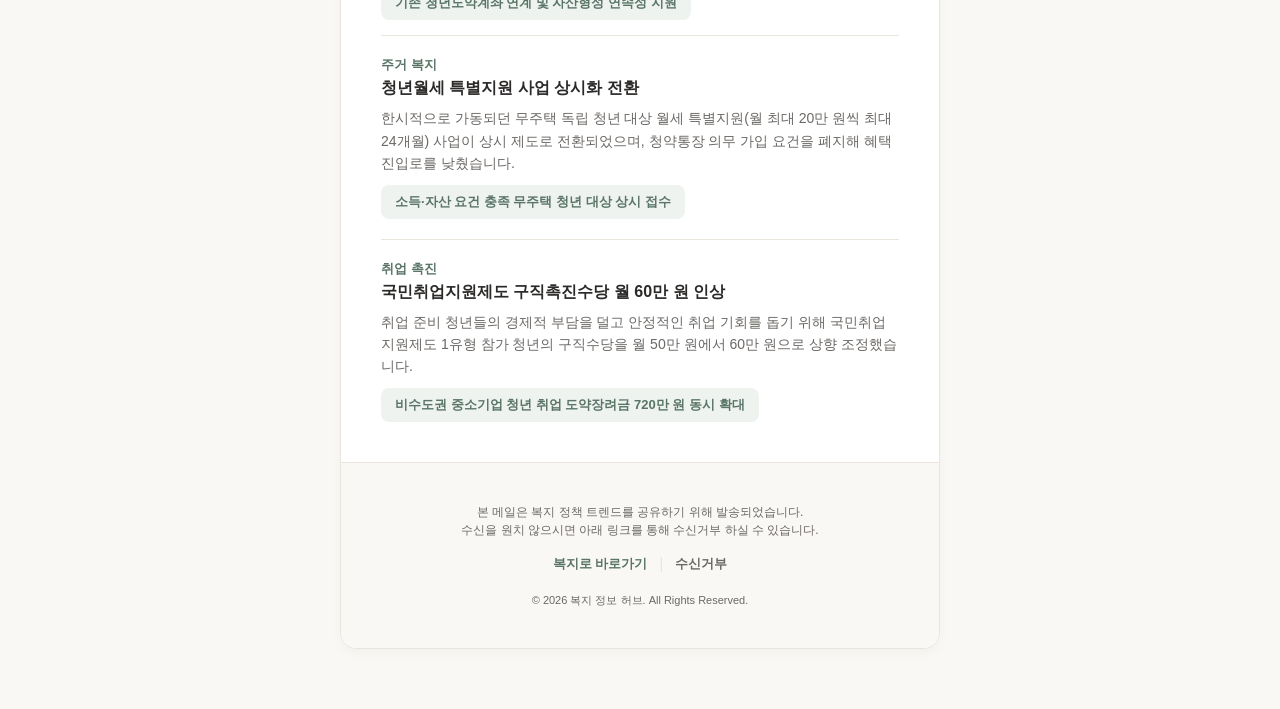
<file: welfare_newsletter_v3.html>
<!DOCTYPE html PUBLIC "-//W3C//DTD XHTML 1.0 Transitional//EN" "http://www.w3.org/TR/xhtml1/DTD/xhtml1-transitional.dtd">
<html xmlns="http://www.w3.org/1999/xhtml" lang="ko">
<head>
    <meta http-equiv="Content-Type" content="text/html; charset=UTF-8" />
    <meta name="viewport" content="width=device-width, initial-scale=1.0" />
    <title>[빛고을 사랑방] 제3호 - 청년의 내일, 이웃의 안심</title>
</head>
<body style="margin: 0; padding: 0; background-color: #FAF8F5; font-family: -apple-system, BlinkMacSystemFont, 'Malgun Gothic', '맑은 고딕', helvetica, sans-serif; color: #2C2A29; -webkit-text-size-adjust: 100%; -ms-text-size-adjust: 100%;">
    <table border="0" cellpadding="0" cellspacing="0" width="100%" style="background-color: #FAF8F5; padding: 40px 10px 60px 10px;">
        <tr>
            <td align="center">
                <!-- 뉴스레터 메인 컨테이너 (이메일 클라이언트 표준 600px) -->
                <table border="0" cellpadding="0" cellspacing="0" width="600" style="background-color: #FFFFFF; border: 1px solid #EAE5DF; border-radius: 16px; overflow: hidden; box-shadow: 0 4px 12px rgba(44, 42, 41, 0.03);">
                    
                    <!-- 헤더 영역 -->
                    <tr>
                        <td style="padding: 40px 40px 20px 40px; text-align: left;">
                            <span style="display: inline-block; background-color: #EEF4F8; color: #4A6B82; padding: 5px 12px; border-radius: 50px; font-size: 12px; font-weight: bold; letter-spacing: 0.05em; margin-bottom: 15px;">COMMUNITY LETTER</span>
                            <h1 style="font-size: 26px; font-weight: 800; line-height: 1.3; color: #2C2A29; margin: 0 0 10px 0; letter-spacing: -0.02em;">[빛고을 사랑방] 제3호</h1>
                            <p style="font-size: 15px; line-height: 1.6; color: #6B6865; margin: 0; letter-spacing: -0.01em;">이웃과 청년의 내일을 잇고, 골목 구석구석 정을 나누는 우리 복지관 소식</p>
                        </td>
                    </tr>

                    <!-- 히어로 이미지 영역 -->
                    <tr>
                        <td style="padding: 0 40px 20px 40px;">
                            <img src="./welfare_hero_v3.png" alt="마을 정원에서 다 함께 식물을 심으며 웃고 있는 다양한 세대 일러스트" width="520" style="display: block; width: 100%; max-width: 520px; height: auto; border-radius: 12px; border: 1px solid #EAE5DF;" />
                        </td>
                    </tr>

                    <!-- 구분선 -->
                    <tr>
                        <td style="padding: 0 40px;">
                            <table border="0" cellpadding="0" cellspacing="0" width="100%">
                                <tr>
                                    <td style="border-bottom: 2px solid #FAF8F5; height: 1px;"></td>
                                </tr>
                            </table>
                        </td>
                    </tr>

                    <!-- 복지관 소식 섹션 -->
                    <tr>
                        <td style="padding: 30px 40px 10px 40px;">
                            <table border="0" cellpadding="0" cellspacing="0" width="100%">
                                <tr>
                                    <td style="padding-bottom: 20px;">
                                        <table border="0" cellpadding="0" cellspacing="0" style="background-color: #D4A373; border-radius: 4px;">
                                            <tr>
                                                <td style="color: #FFFFFF; font-size: 11px; font-weight: 800; padding: 3px 8px; text-transform: uppercase; letter-spacing: 0.05em;">OUR COMMUNITY</td>
                                            </tr>
                                        </table>
                                        <h2 style="font-size: 20px; font-weight: 800; color: #2C2A29; margin: 8px 0 0 0; letter-spacing: -0.02em;">빛고을 복지관 지난주 소식</h2>
                                    </td>
                                </tr>
                                
                                <!-- 소식 1 -->
                                <tr>
                                    <td style="padding: 15px 0; border-bottom: 1px solid #EAE5DF;">
                                        <table border="0" cellpadding="0" cellspacing="0" width="100%">
                                            <tr>
                                                <td style="font-size: 13px; font-weight: 700; color: #D4A373; padding-bottom: 4px;">시니어 목공 교실</td>
                                            </tr>
                                            <tr>
                                                <td style="font-size: 16px; font-weight: 800; color: #2C2A29; padding-bottom: 8px;">어르신 손끝에서 탄생한 '한정판 나무 소품' 전시회</td>
                                            </tr>
                                            <tr>
                                                <td style="font-size: 14px; line-height: 1.6; color: #6B6865;">
                                                    주민센터 목공 교실을 통해 어르신들이 지난 3달 동안 정성 들여 땀 흘려 만드신 나무 의자, 다용도 선반, 작은 소품들을 모아 복지관 로비에서 전시회를 열었습니다. 판매 수익금 전액은 겨울철 이웃 난방비 지원으로 쓰입니다.
                                                </td>
                                            </tr>
                                        </table>
                                    </td>
                                </tr>

                                <!-- 소식 2 -->
                                <tr>
                                    <td style="padding: 20px 0; border-bottom: 1px solid #EAE5DF;">
                                        <table border="0" cellpadding="0" cellspacing="0" width="100%">
                                            <tr>
                                                <td style="font-size: 13px; font-weight: 700; color: #D4A373; padding-bottom: 4px;">골목길 안전 안심</td>
                                            </tr>
                                            <tr>
                                                <td style="font-size: 16px; font-weight: 800; color: #2C2A29; padding-bottom: 8px;">야간 안심 귀가 봉사단 '빛고을 반딧불이' 출범</td>
                                            </tr>
                                            <tr>
                                                <td style="font-size: 14px; line-height: 1.6; color: #6B6865;">
                                                    지역 대학생과 청년들이 손을 잡고 늦은 밤 홀로 귀가하는 어두운 골목길 안전을 책임질 봉사단이 구성되었습니다. 아동과 어르신들의 든든한 늦은 밤 안심 보행길 동행과 노후 골목 보안등 안부 점검을 매주 지속합니다.
                                                </td>
                                            </tr>
                                        </table>
                                    </td>
                                </tr>

                                <!-- 소식 3 -->
                                <tr>
                                    <td style="padding: 20px 0 10px 0;">
                                        <table border="0" cellpadding="0" cellspacing="0" width="100%">
                                            <tr>
                                                <td style="font-size: 13px; font-weight: 700; color: #D4A373; padding-bottom: 4px;">이웃 소통 요리교실</td>
                                            </tr>
                                            <tr>
                                                <td style="font-size: 16px; font-weight: 800; color: #2C2A29; padding-bottom: 8px;">다문화 가정을 위한 정다운 '맛있는 한식 교실'</td>
                                            </tr>
                                            <tr>
                                                <td style="font-size: 14px; line-height: 1.6; color: #6B6865;">
                                                    지역 부녀회와 함께 이주 여성분들을 모시고 전통 요리인 궁중 떡볶이와 잡채를 만들어 나눴습니다. 식사 매너와 한국의 음식 요령을 가르쳐주며 정다운 이웃의 온기와 유대감을 나눈 따뜻한 조리 교실이었습니다.
                                                </td>
                                            </tr>
                                        </table>
                                    </td>
                                </tr>
                            </table>
                        </td>
                    </tr>

                    <!-- 배경 분리 컬러 블록 (국내 섹션 전환용) -->
                    <tr>
                        <td style="height: 20px; background-color: #FAF8F5;"></td>
                    </tr>

                    <!-- 국내 복지 섹션 -->
                    <tr>
                        <td style="padding: 30px 40px 30px 40px; background-color: #FFFFFF;">
                            <table border="0" cellpadding="0" cellspacing="0" width="100%">
                                <tr>
                                    <td style="padding-bottom: 20px;">
                                        <table border="0" cellpadding="0" cellspacing="0" style="background-color: #5A7568; border-radius: 4px;">
                                            <tr>
                                                <td style="color: #FFFFFF; font-size: 11px; font-weight: 800; padding: 3px 8px; text-transform: uppercase; letter-spacing: 0.05em;">YOUTH SUPPORT</td>
                                            </tr>
                                        </table>
                                        <h2 style="font-size: 20px; font-weight: 800; color: #2C2A29; margin: 8px 0 0 0; letter-spacing: -0.02em;">청년 지원 정책 및 혜택 확대</h2>
                                    </td>
                                </tr>

                                <!-- 정책 1 -->
                                <tr>
                                    <td style="padding: 15px 0; border-bottom: 1px solid #EAE5DF;">
                                        <table border="0" cellpadding="0" cellspacing="0" width="100%">
                                            <tr>
                                                <td style="font-size: 13px; font-weight: 700; color: #5A7568; padding-bottom: 4px;">목돈 마련</td>
                                            </tr>
                                            <tr>
                                                <td style="font-size: 16px; font-weight: 800; color: #2C2A29; padding-bottom: 8px;">신규 자산형성 금융상품 '청년미래적금' 출시</td>
                                            </tr>
                                            <tr>
                                                <td style="font-size: 14px; line-height: 1.6; color: #6B6865; padding-bottom: 10px;">
                                                    3년 만기로 청년들의 자산 형성을 지원하는 청년미래적금이 신설되었습니다. 정부가 최대 12%의 납입 기여금을 더해주고 이자소득 비과세를 적용해 최대 2,200만 원대의 목돈 형성이 가능합니다.
                                                </td>
                                            </tr>
                                            <tr>
                                                <td>
                                                    <table border="0" cellpadding="0" cellspacing="0" style="background-color: #EFF3F0; border-radius: 8px;">
                                                        <tr>
                                                            <td style="font-size: 13px; font-weight: 600; color: #5A7568; padding: 8px 14px;">기존 청년도약계좌 연계 및 자산형성 연속성 지원</td>
                                                        </tr>
                                                    </table>
                                                </td>
                                            </tr>
                                        </table>
                                    </td>
                                </tr>

                                <!-- 정책 2 -->
                                <tr>
                                    <td style="padding: 20px 0; border-bottom: 1px solid #EAE5DF;">
                                        <table border="0" cellpadding="0" cellspacing="0" width="100%">
                                            <tr>
                                                <td style="font-size: 13px; font-weight: 700; color: #5A7568; padding-bottom: 4px;">주거 복지</td>
                                            </tr>
                                            <tr>
                                                <td style="font-size: 16px; font-weight: 800; color: #2C2A29; padding-bottom: 8px;">청년월세 특별지원 사업 상시화 전환</td>
                                            </tr>
                                            <tr>
                                                <td style="font-size: 14px; line-height: 1.6; color: #6B6865; padding-bottom: 10px;">
                                                    한시적으로 가동되던 무주택 독립 청년 대상 월세 특별지원(월 최대 20만 원씩 최대 24개월) 사업이 상시 제도로 전환되었으며, 청약통장 의무 가입 요건을 폐지해 혜택 진입로를 낮췄습니다.
                                                </td>
                                            </tr>
                                            <tr>
                                                <td>
                                                    <table border="0" cellpadding="0" cellspacing="0" style="background-color: #EFF3F0; border-radius: 8px;">
                                                        <tr>
                                                            <td style="font-size: 13px; font-weight: 600; color: #5A7568; padding: 8px 14px;">소득·자산 요건 충족 무주택 청년 대상 상시 접수</td>
                                                        </tr>
                                                    </table>
                                                </td>
                                            </tr>
                                        </table>
                                    </td>
                                </tr>

                                <!-- 정책 3 -->
                                <tr>
                                    <td style="padding: 20px 0 10px 0;">
                                        <table border="0" cellpadding="0" cellspacing="0" width="100%">
                                            <tr>
                                                <td style="font-size: 13px; font-weight: 700; color: #5A7568; padding-bottom: 4px;">취업 촉진</td>
                                            </tr>
                                            <tr>
                                                <td style="font-size: 16px; font-weight: 800; color: #2C2A29; padding-bottom: 8px;">국민취업지원제도 구직촉진수당 월 60만 원 인상</td>
                                            </tr>
                                            <tr>
                                                <td style="font-size: 14px; line-height: 1.6; color: #6B6865; padding-bottom: 10px;">
                                                    취업 준비 청년들의 경제적 부담을 덜고 안정적인 취업 기회를 돕기 위해 국민취업지원제도 1유형 참가 청년의 구직수당을 월 50만 원에서 60만 원으로 상향 조정했습니다.
                                                </td>
                                            </tr>
                                            <tr>
                                                <td>
                                                    <table border="0" cellpadding="0" cellspacing="0" style="background-color: #EFF3F0; border-radius: 8px;">
                                                        <tr>
                                                            <td style="font-size: 13px; font-weight: 600; color: #5A7568; padding: 8px 14px;">비수도권 중소기업 청년 취업 도약장려금 720만 원 동시 확대</td>
                                                        </tr>
                                                    </table>
                                                </td>
                                            </tr>
                                        </table>
                                    </td>
                                </tr>
                            </table>
                        </td>
                    </tr>

                    <!-- 푸터 영역 -->
                    <tr>
                        <td style="padding: 40px 40px; background-color: #FAF8F5; border-top: 1px solid #EAE5DF; text-align: center;">
                            <p style="font-size: 12px; color: #6B6865; margin: 0 0 12px 0; line-height: 1.5;">
                                본 메일은 복지 정책 트렌드를 공유하기 위해 발송되었습니다.<br />
                                수신을 원치 않으시면 아래 링크를 통해 수신거부 하실 수 있습니다.
                            </p>
                            <table border="0" cellpadding="0" cellspacing="0" align="center" style="margin-top: 16px;">
                                <tr>
                                    <td>
                                        <a href="https://www.bokjiro.go.kr" target="_blank" rel="noopener noreferrer" style="font-size: 13px; font-weight: bold; color: #5A7568; text-decoration: none;">복지로 바로가기</a>
                                    </td>
                                    <td style="padding: 0 12px; color: #EAE5DF;">|</td>
                                    <td>
                                        <a href="#" style="font-size: 13px; font-weight: bold; color: #6B6865; text-decoration: none;">수신거부</a>
                                    </td>
                                </tr>
                            </table>
                            <p style="font-size: 11px; color: #6B6865; margin: 20px 0 0 0;">© 2026 복지 정보 허브. All Rights Reserved.</p>
                        </td>
                    </tr>
                </table>
            </td>
        </tr>
    </table>
</body>
</html>
</file>
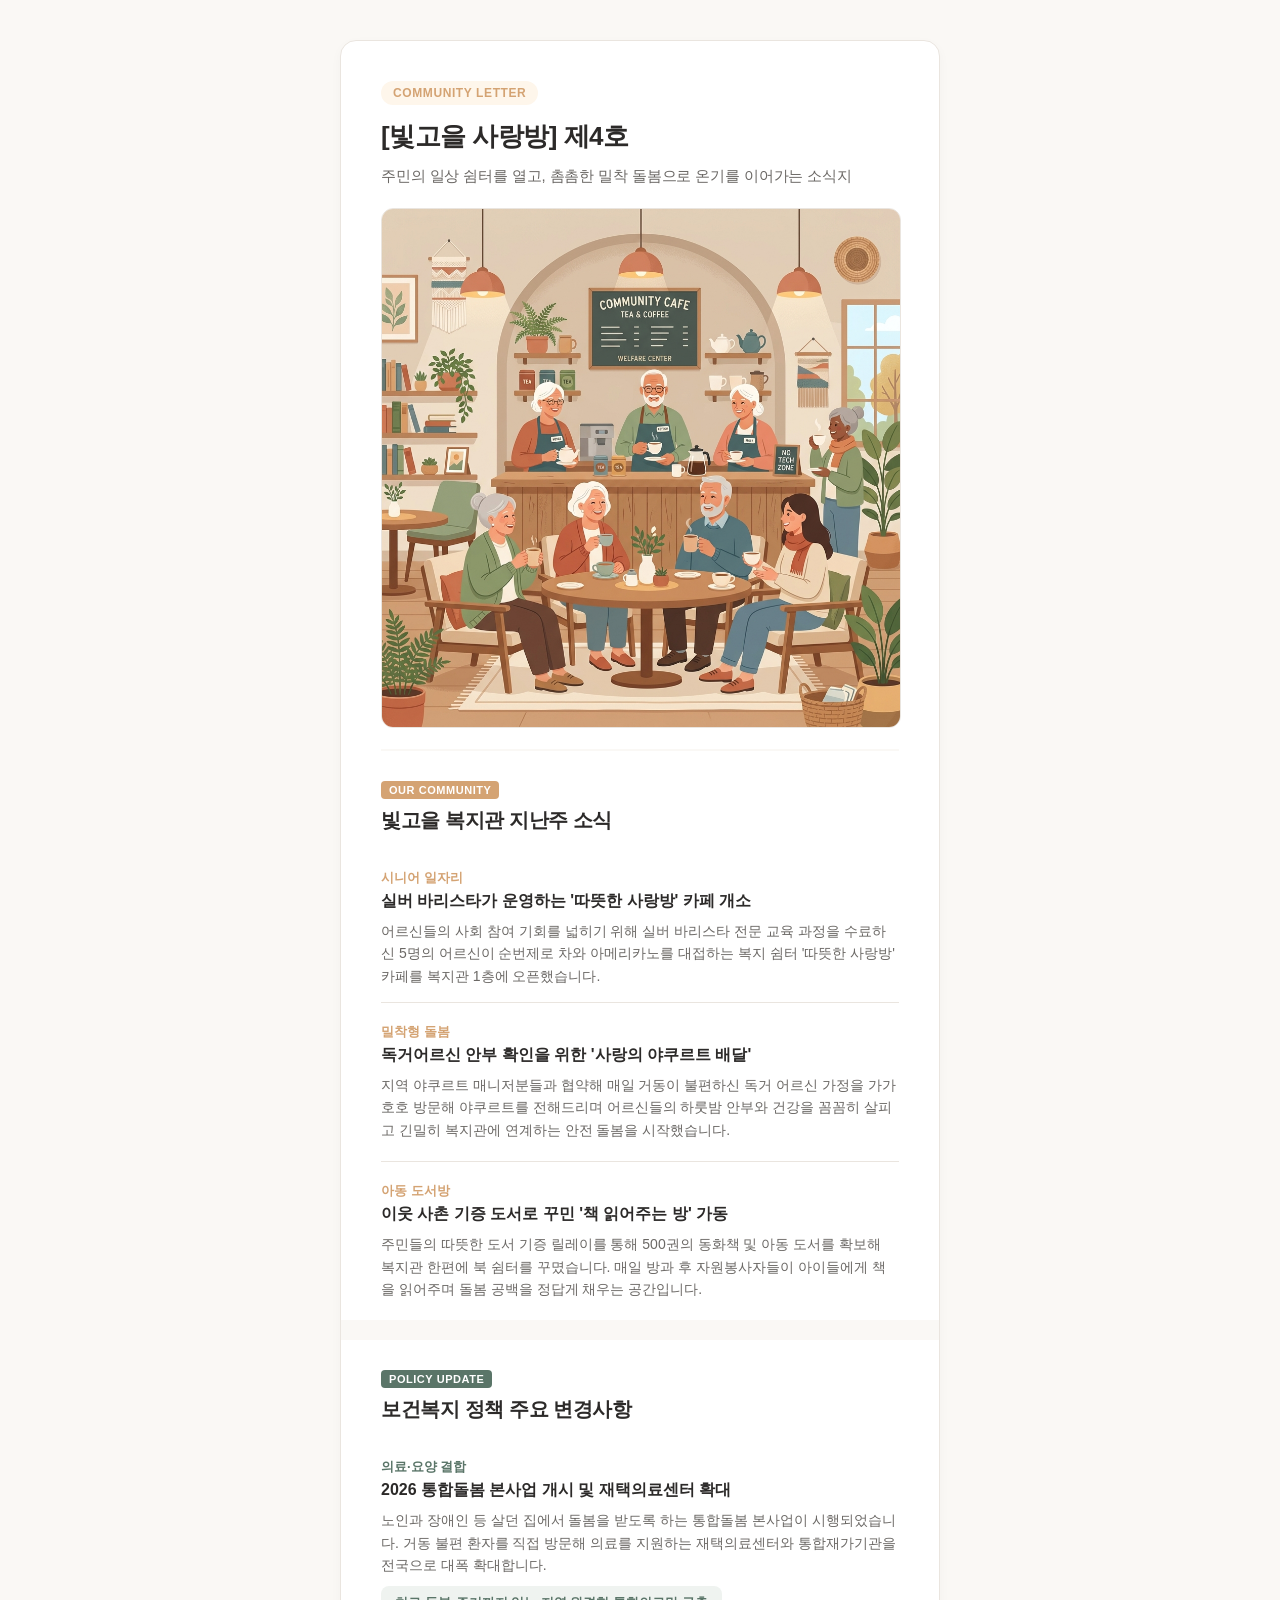
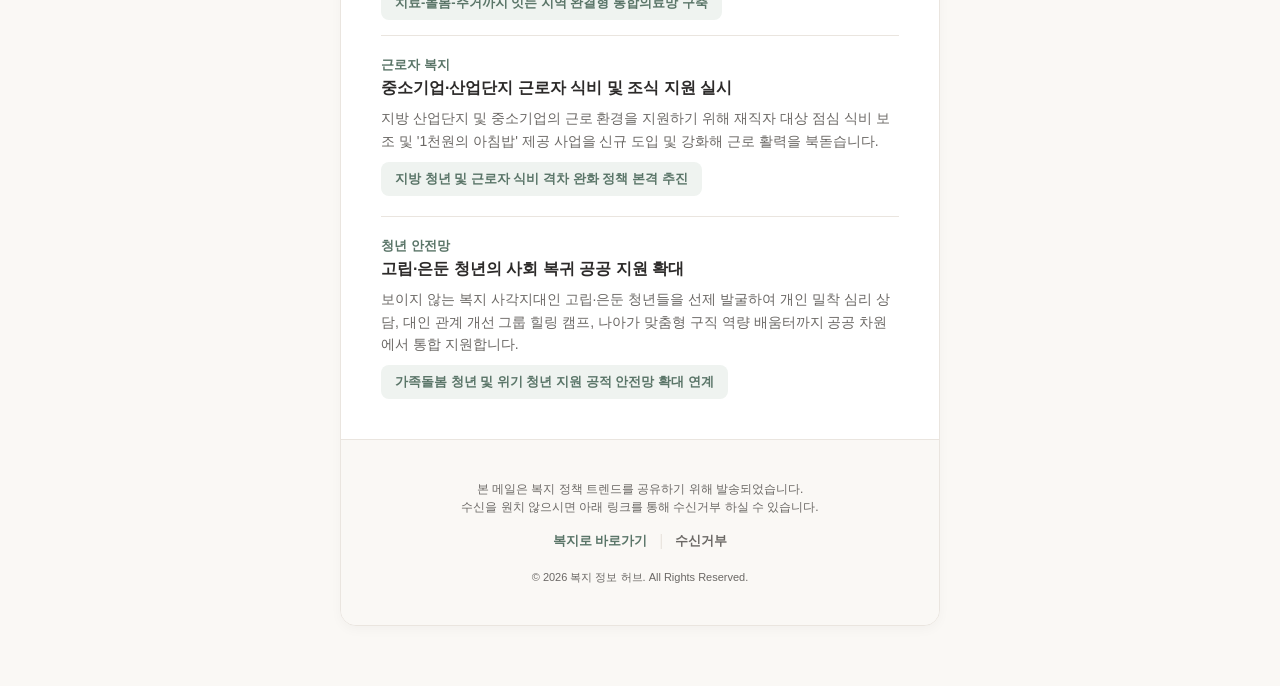
<file: welfare_newsletter_v4.html>
<!DOCTYPE html PUBLIC "-//W3C//DTD XHTML 1.0 Transitional//EN" "http://www.w3.org/TR/xhtml1/DTD/xhtml1-transitional.dtd">
<html xmlns="http://www.w3.org/1999/xhtml" lang="ko">
<head>
    <meta http-equiv="Content-Type" content="text/html; charset=UTF-8" />
    <meta name="viewport" content="width=device-width, initial-scale=1.0" />
    <title>[빛고을 사랑방] 제4호 - 사랑방 온기, 더 커진 든든함</title>
</head>
<body style="margin: 0; padding: 0; background-color: #FAF8F5; font-family: -apple-system, BlinkMacSystemFont, 'Malgun Gothic', '맑은 고딕', helvetica, sans-serif; color: #2C2A29; -webkit-text-size-adjust: 100%; -ms-text-size-adjust: 100%;">
    <table border="0" cellpadding="0" cellspacing="0" width="100%" style="background-color: #FAF8F5; padding: 40px 10px 60px 10px;">
        <tr>
            <td align="center">
                <!-- 뉴스레터 메인 컨테이너 (이메일 클라이언트 표준 600px) -->
                <table border="0" cellpadding="0" cellspacing="0" width="600" style="background-color: #FFFFFF; border: 1px solid #EAE5DF; border-radius: 16px; overflow: hidden; box-shadow: 0 4px 12px rgba(44, 42, 41, 0.03);">
                    
                    <!-- 헤더 영역 -->
                    <tr>
                        <td style="padding: 40px 40px 20px 40px; text-align: left;">
                            <span style="display: inline-block; background-color: #FEF6EB; color: #D4A373; padding: 5px 12px; border-radius: 50px; font-size: 12px; font-weight: bold; letter-spacing: 0.05em; margin-bottom: 15px;">COMMUNITY LETTER</span>
                            <h1 style="font-size: 26px; font-weight: 800; line-height: 1.3; color: #2C2A29; margin: 0 0 10px 0; letter-spacing: -0.02em;">[빛고을 사랑방] 제4호</h1>
                            <p style="font-size: 15px; line-height: 1.6; color: #6B6865; margin: 0; letter-spacing: -0.01em;">주민의 일상 쉼터를 열고, 촘촘한 밀착 돌봄으로 온기를 이어가는 소식지</p>
                        </td>
                    </tr>

                    <!-- 히어로 이미지 영역 -->
                    <tr>
                        <td style="padding: 0 40px 20px 40px;">
                            <img src="./welfare_hero_v4.png" alt="복지관 내부 카페 사랑방에서 실버 바리스타들이 주민들에게 차를 대접하는 일러스트" width="520" style="display: block; width: 100%; max-width: 520px; height: auto; border-radius: 12px; border: 1px solid #EAE5DF;" />
                        </td>
                    </tr>

                    <!-- 구분선 -->
                    <tr>
                        <td style="padding: 0 40px;">
                            <table border="0" cellpadding="0" cellspacing="0" width="100%">
                                <tr>
                                    <td style="border-bottom: 2px solid #FAF8F5; height: 1px;"></td>
                                </tr>
                            </table>
                        </td>
                    </tr>

                    <!-- 복지관 소식 섹션 -->
                    <tr>
                        <td style="padding: 30px 40px 10px 40px;">
                            <table border="0" cellpadding="0" cellspacing="0" width="100%">
                                <tr>
                                    <td style="padding-bottom: 20px;">
                                        <table border="0" cellpadding="0" cellspacing="0" style="background-color: #D4A373; border-radius: 4px;">
                                            <tr>
                                                <td style="color: #FFFFFF; font-size: 11px; font-weight: 800; padding: 3px 8px; text-transform: uppercase; letter-spacing: 0.05em;">OUR COMMUNITY</td>
                                            </tr>
                                        </table>
                                        <h2 style="font-size: 20px; font-weight: 800; color: #2C2A29; margin: 8px 0 0 0; letter-spacing: -0.02em;">빛고을 복지관 지난주 소식</h2>
                                    </td>
                                </tr>
                                
                                <!-- 소식 1 -->
                                <tr>
                                    <td style="padding: 15px 0; border-bottom: 1px solid #EAE5DF;">
                                        <table border="0" cellpadding="0" cellspacing="0" width="100%">
                                            <tr>
                                                <td style="font-size: 13px; font-weight: 700; color: #D4A373; padding-bottom: 4px;">시니어 일자리</td>
                                            </tr>
                                            <tr>
                                                <td style="font-size: 16px; font-weight: 800; color: #2C2A29; padding-bottom: 8px;">실버 바리스타가 운영하는 '따뜻한 사랑방' 카페 개소</td>
                                            </tr>
                                            <tr>
                                                <td style="font-size: 14px; line-height: 1.6; color: #6B6865;">
                                                    어르신들의 사회 참여 기회를 넓히기 위해 실버 바리스타 전문 교육 과정을 수료하신 5명의 어르신이 순번제로 차와 아메리카노를 대접하는 복지 쉼터 '따뜻한 사랑방' 카페를 복지관 1층에 오픈했습니다.
                                                </td>
                                            </tr>
                                        </table>
                                    </td>
                                </tr>

                                <!-- 소식 2 -->
                                <tr>
                                    <td style="padding: 20px 0; border-bottom: 1px solid #EAE5DF;">
                                        <table border="0" cellpadding="0" cellspacing="0" width="100%">
                                            <tr>
                                                <td style="font-size: 13px; font-weight: 700; color: #D4A373; padding-bottom: 4px;">밀착형 돌봄</td>
                                            </tr>
                                            <tr>
                                                <td style="font-size: 16px; font-weight: 800; color: #2C2A29; padding-bottom: 8px;">독거어르신 안부 확인을 위한 '사랑의 야쿠르트 배달'</td>
                                            </tr>
                                            <tr>
                                                <td style="font-size: 14px; line-height: 1.6; color: #6B6865;">
                                                    지역 야쿠르트 매니저분들과 협약해 매일 거동이 불편하신 독거 어르신 가정을 가가호호 방문해 야쿠르트를 전해드리며 어르신들의 하룻밤 안부와 건강을 꼼꼼히 살피고 긴밀히 복지관에 연계하는 안전 돌봄을 시작했습니다.
                                                </td>
                                            </tr>
                                        </table>
                                    </td>
                                </tr>

                                <!-- 소식 3 -->
                                <tr>
                                    <td style="padding: 20px 0 10px 0;">
                                        <table border="0" cellpadding="0" cellspacing="0" width="100%">
                                            <tr>
                                                <td style="font-size: 13px; font-weight: 700; color: #D4A373; padding-bottom: 4px;">아동 도서방</td>
                                            </tr>
                                            <tr>
                                                <td style="font-size: 16px; font-weight: 800; color: #2C2A29; padding-bottom: 8px;">이웃 사촌 기증 도서로 꾸민 '책 읽어주는 방' 가동</td>
                                            </tr>
                                            <tr>
                                                <td style="font-size: 14px; line-height: 1.6; color: #6B6865;">
                                                    주민들의 따뜻한 도서 기증 릴레이를 통해 500권의 동화책 및 아동 도서를 확보해 복지관 한편에 북 쉼터를 꾸몄습니다. 매일 방과 후 자원봉사자들이 아이들에게 책을 읽어주며 돌봄 공백을 정답게 채우는 공간입니다.
                                                </td>
                                            </tr>
                                        </table>
                                    </td>
                                </tr>
                            </table>
                        </td>
                    </tr>

                    <!-- 배경 분리 컬러 블록 (국내 섹션 전환용) -->
                    <tr>
                        <td style="height: 20px; background-color: #FAF8F5;"></td>
                    </tr>

                    <!-- 국내 복지 섹션 -->
                    <tr>
                        <td style="padding: 30px 40px 30px 40px; background-color: #FFFFFF;">
                            <table border="0" cellpadding="0" cellspacing="0" width="100%">
                                <tr>
                                    <td style="padding-bottom: 20px;">
                                        <table border="0" cellpadding="0" cellspacing="0" style="background-color: #5A7568; border-radius: 4px;">
                                            <tr>
                                                <td style="color: #FFFFFF; font-size: 11px; font-weight: 800; padding: 3px 8px; text-transform: uppercase; letter-spacing: 0.05em;">POLICY UPDATE</td>
                                            </tr>
                                        </table>
                                        <h2 style="font-size: 20px; font-weight: 800; color: #2C2A29; margin: 8px 0 0 0; letter-spacing: -0.02em;">보건복지 정책 주요 변경사항</h2>
                                    </td>
                                </tr>

                                <!-- 정책 1 -->
                                <tr>
                                    <td style="padding: 15px 0; border-bottom: 1px solid #EAE5DF;">
                                        <table border="0" cellpadding="0" cellspacing="0" width="100%">
                                            <tr>
                                                <td style="font-size: 13px; font-weight: 700; color: #5A7568; padding-bottom: 4px;">의료·요양 결합</td>
                                            </tr>
                                            <tr>
                                                <td style="font-size: 16px; font-weight: 800; color: #2C2A29; padding-bottom: 8px;">2026 통합돌봄 본사업 개시 및 재택의료센터 확대</td>
                                            </tr>
                                            <tr>
                                                <td style="font-size: 14px; line-height: 1.6; color: #6B6865; padding-bottom: 10px;">
                                                    노인과 장애인 등 살던 집에서 돌봄을 받도록 하는 통합돌봄 본사업이 시행되었습니다. 거동 불편 환자를 직접 방문해 의료를 지원하는 재택의료센터와 통합재가기관을 전국으로 대폭 확대합니다.
                                                </td>
                                            </tr>
                                            <tr>
                                                <td>
                                                    <table border="0" cellpadding="0" cellspacing="0" style="background-color: #EFF3F0; border-radius: 8px;">
                                                        <tr>
                                                            <td style="font-size: 13px; font-weight: 600; color: #5A7568; padding: 8px 14px;">치료-돌봄-주거까지 잇는 지역 완결형 통합의료망 구축</td>
                                                        </tr>
                                                    </table>
                                                </td>
                                            </tr>
                                        </table>
                                    </td>
                                </tr>

                                <!-- 정책 2 -->
                                <tr>
                                    <td style="padding: 20px 0; border-bottom: 1px solid #EAE5DF;">
                                        <table border="0" cellpadding="0" cellspacing="0" width="100%">
                                            <tr>
                                                <td style="font-size: 13px; font-weight: 700; color: #5A7568; padding-bottom: 4px;">근로자 복지</td>
                                            </tr>
                                            <tr>
                                                <td style="font-size: 16px; font-weight: 800; color: #2C2A29; padding-bottom: 8px;">중소기업·산업단지 근로자 식비 및 조식 지원 실시</td>
                                            </tr>
                                            <tr>
                                                <td style="font-size: 14px; line-height: 1.6; color: #6B6865; padding-bottom: 10px;">
                                                    지방 산업단지 및 중소기업의 근로 환경을 지원하기 위해 재직자 대상 점심 식비 보조 및 '1천원의 아침밥' 제공 사업을 신규 도입 및 강화해 근로 활력을 북돋습니다.
                                                </td>
                                            </tr>
                                            <tr>
                                                <td>
                                                    <table border="0" cellpadding="0" cellspacing="0" style="background-color: #EFF3F0; border-radius: 8px;">
                                                        <tr>
                                                            <td style="font-size: 13px; font-weight: 600; color: #5A7568; padding: 8px 14px;">지방 청년 및 근로자 식비 격차 완화 정책 본격 추진</td>
                                                        </tr>
                                                    </table>
                                                </td>
                                            </tr>
                                        </table>
                                    </td>
                                </tr>

                                <!-- 정책 3 -->
                                <tr>
                                    <td style="padding: 20px 0 10px 0;">
                                        <table border="0" cellpadding="0" cellspacing="0" width="100%">
                                            <tr>
                                                <td style="font-size: 13px; font-weight: 700; color: #5A7568; padding-bottom: 4px;">청년 안전망</td>
                                            </tr>
                                            <tr>
                                                <td style="font-size: 16px; font-weight: 800; color: #2C2A29; padding-bottom: 8px;">고립·은둔 청년의 사회 복귀 공공 지원 확대</td>
                                            </tr>
                                            <tr>
                                                <td style="font-size: 14px; line-height: 1.6; color: #6B6865; padding-bottom: 10px;">
                                                    보이지 않는 복지 사각지대인 고립·은둔 청년들을 선제 발굴하여 개인 밀착 심리 상담, 대인 관계 개선 그룹 힐링 캠프, 나아가 맞춤형 구직 역량 배움터까지 공공 차원에서 통합 지원합니다.
                                                </td>
                                            </tr>
                                            <tr>
                                                <td>
                                                    <table border="0" cellpadding="0" cellspacing="0" style="background-color: #EFF3F0; border-radius: 8px;">
                                                        <tr>
                                                            <td style="font-size: 13px; font-weight: 600; color: #5A7568; padding: 8px 14px;">가족돌봄 청년 및 위기 청년 지원 공적 안전망 확대 연계</td>
                                                        </tr>
                                                    </table>
                                                </td>
                                            </tr>
                                        </table>
                                    </td>
                                </tr>
                            </table>
                        </td>
                    </tr>

                    <!-- 푸터 영역 -->
                    <tr>
                        <td style="padding: 40px 40px; background-color: #FAF8F5; border-top: 1px solid #EAE5DF; text-align: center;">
                            <p style="font-size: 12px; color: #6B6865; margin: 0 0 12px 0; line-height: 1.5;">
                                본 메일은 복지 정책 트렌드를 공유하기 위해 발송되었습니다.<br />
                                수신을 원치 않으시면 아래 링크를 통해 수신거부 하실 수 있습니다.
                            </p>
                            <table border="0" cellpadding="0" cellspacing="0" align="center" style="margin-top: 16px;">
                                <tr>
                                    <td>
                                        <a href="https://www.bokjiro.go.kr" target="_blank" rel="noopener noreferrer" style="font-size: 13px; font-weight: bold; color: #5A7568; text-decoration: none;">복지로 바로가기</a>
                                    </td>
                                    <td style="padding: 0 12px; color: #EAE5DF;">|</td>
                                    <td>
                                        <a href="#" style="font-size: 13px; font-weight: bold; color: #6B6865; text-decoration: none;">수신거부</a>
                                    </td>
                                </tr>
                            </table>
                            <p style="font-size: 11px; color: #6B6865; margin: 20px 0 0 0;">© 2026 복지 정보 허브. All Rights Reserved.</p>
                        </td>
                    </tr>
                </table>
            </td>
        </tr>
    </table>
</body>
</html>
</file>
